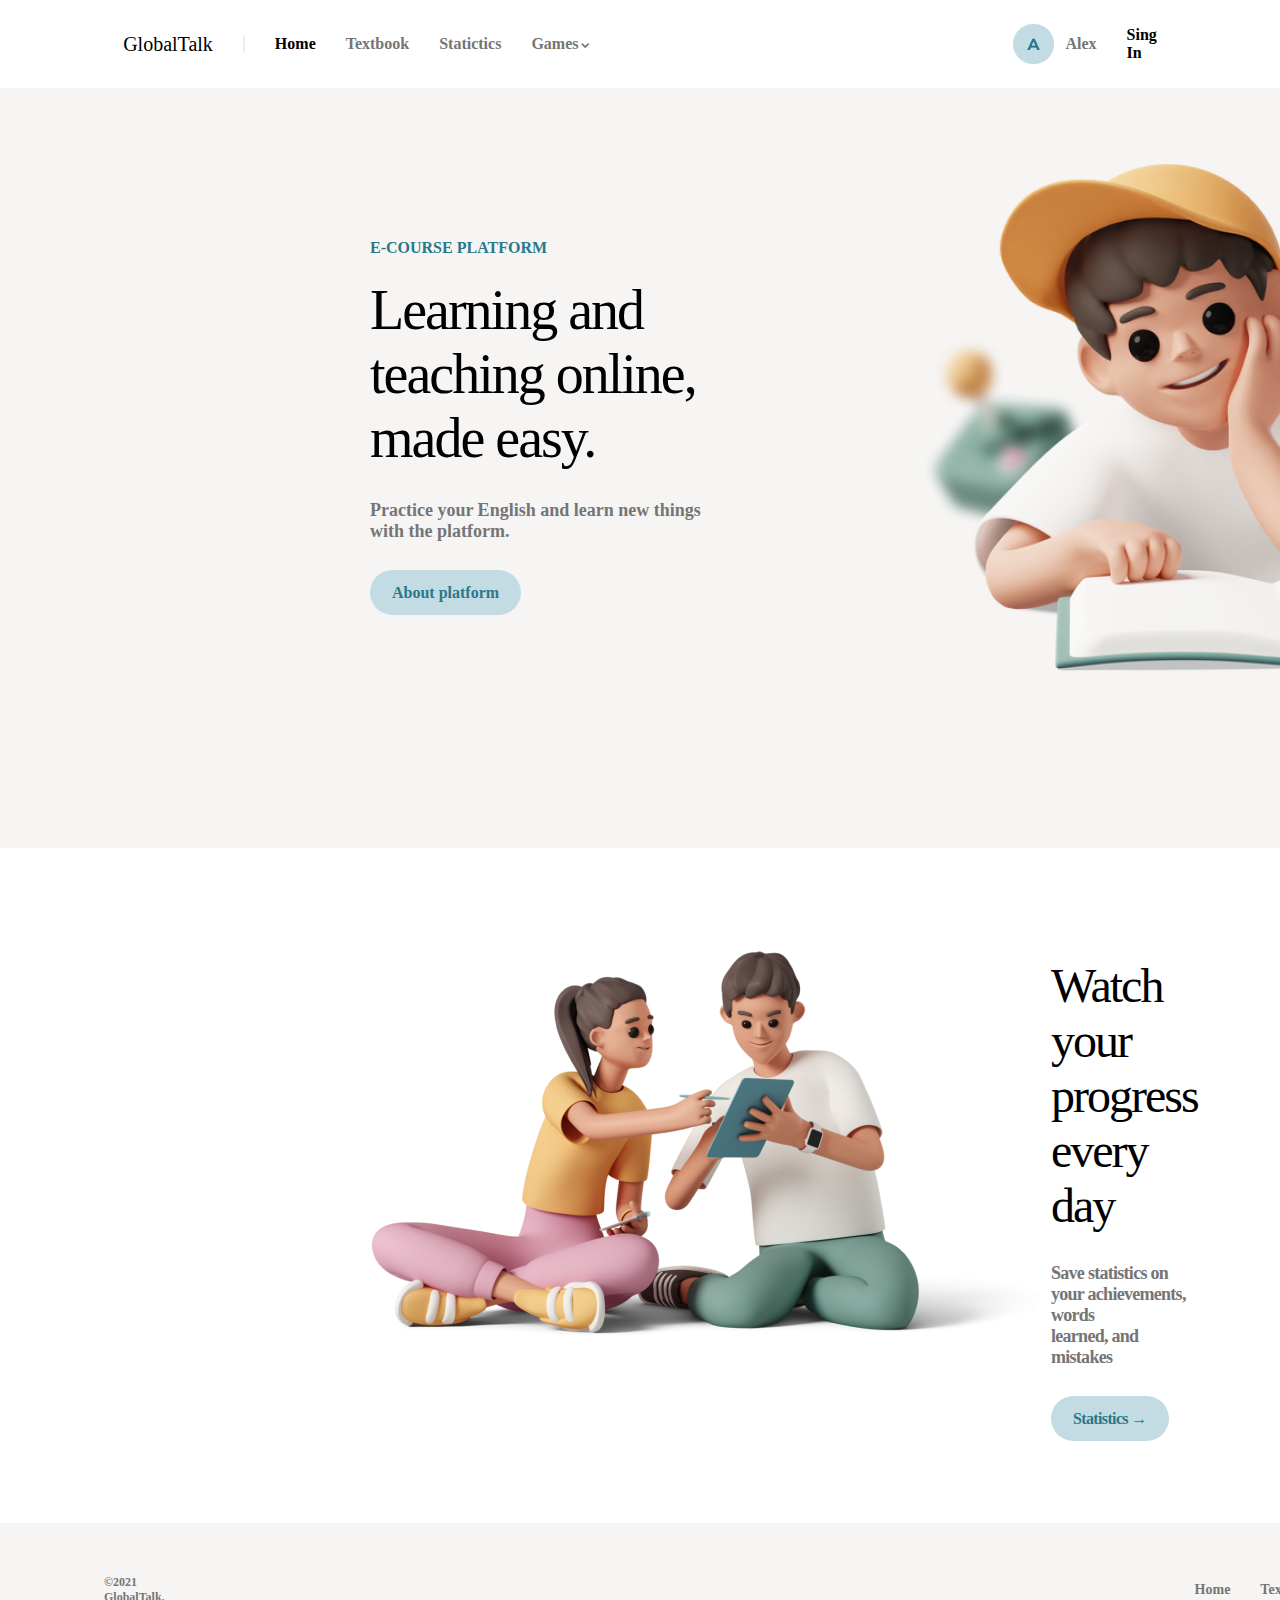
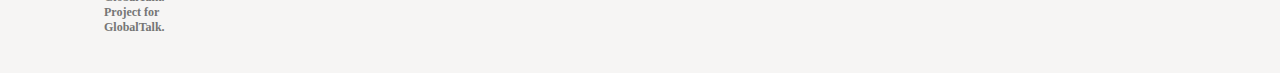
<file: index.html>
<!DOCTYPE html>
<html lang="en">
<head>
    <meta charset="UTF-8">
    <meta name="viewport" content="width=device-width, initial-scale=1.0">
    <link rel="stylesheet" href="./css/style.css">
    <link rel="stylesheet" href="./fonts/DelaGothicOne-Regular.ttf">
    <link rel="stylesheet" href="./fonts/Montserrat-VariableFont_wght.ttf">
    <title>GlobalTalk</title>
</head>
<body>
    <header>
        <div class="container">
            <div class="header-line">
                <div class="header-line-text">
                    <p class="header-logo-text">GlobalTalk</p>

                    <img src="./img/boarder.png" alt="header-b" class="header-b">

                    <a href="#" class="header-text-bold">Home</a>

                    <a href="#" class="header-text-light">Textbook</a>
                    <a href="#" class="header-text-light">Statictics</a>
                    <a href="#" class="header-text-light">Games</a>

                    <img src="./img/arrow-down.png" alt="header-arrow-down" class="header-arrow-down">

                </div>

                <div class="header-line-sing-in">
                    <img src="./img/Alex.png" alt="header-avatar" class="header-avatar">

                    <a href="#" class="header-text-light-alex">Alex</a>
                    <a href="./login.html" class="header-sing-in">Sing In</a>
                </div>
            </div>
        </div>
    </header>

    <main>
        <div class="main-box">
            <div class="container">
            
                <div class="main-text-box">
                    <p class="main-blue-text">E-COURSE PLATFORM</p>
                    <p class="main-bold-text">Learning and <br> teaching online, <br> made easy.</p>
                    <p class="main-light-text">Practice your English and learn new things <br> with the platform.</p>
                </div>

                <div class="main-button">
                    <a href="#" class="main-btn">About platform</a>
                </div>

                <div class="main-frame-box">
                    <img src="./img/main-frame.png" alt="main-frame" class="main-frame">
                </div>

            </div>
        </div>
    </main>

    <div class="main-2">
        <div class="container">

            <div class="main-2-box">
                <div class="main-2-frame-box">
                    <img src="./img/2-main-frame.png" alt="main-2-frame" class="main-2-frame">
                </div>

                <div class="main-2-text-box">
                    <p class="main-2-bold-text">Watch your <br> progress every <br> day</p>

                    <p class="main-2-light-text">Save statistics on your achievements, words <br> learned, and mistakes</p>

                    <div class="main-2-button">
                        <a href="" class="main-2-btn">Statistics →</a>
                    </div>

                </div>
            </div>
        </div>
    </div>

    <div class="bottom">
        <div class="bottom-container">
            <div class="bottom-text-line-1">
                <p class="bottom-copy-text">©2021 GlobalTalk. Project for GlobalTalk.</p>
            </div>

            <div class="bottom-text-line-2">
                <a href="#" class="bottom-text">Home</a>
                <a href="#" class="bottom-text">Textbook</a>
                <a href="#" class="bottom-text">Statictics</a>
                <a href="#" class="bottom-text">Sprint</a>
                <a href="#" class="bottom-text">Audio-calt</a>
            </div>
        </div>
    </div>
</body>
</html>
</file>
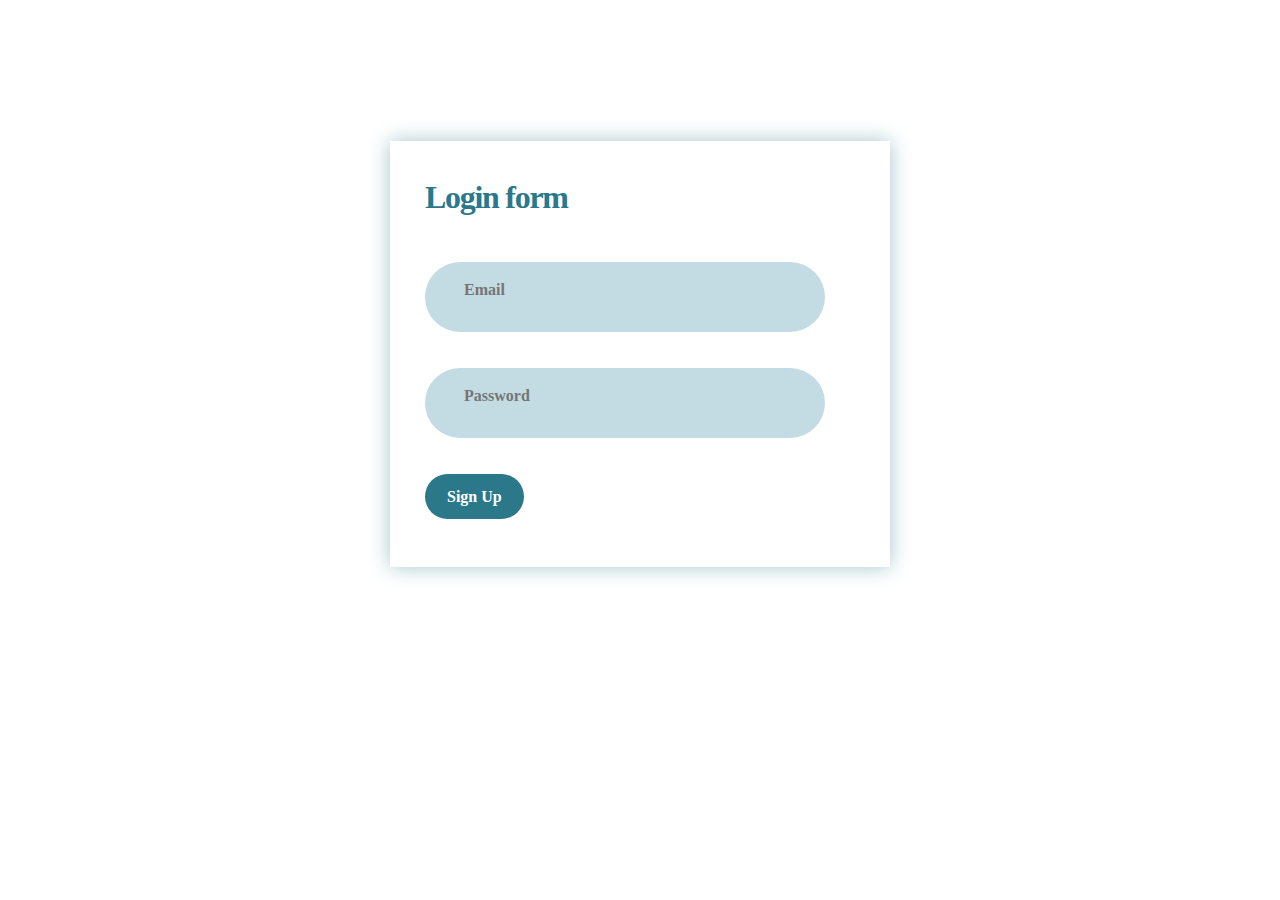
<file: login.html>
<!DOCTYPE html>
<html lang="en">
<head>
    <meta charset="UTF-8">
    <meta name="viewport" content="width=device-width, initial-scale=1.0">
    <link rel="stylesheet" href="./css/style.css">
    <link rel="stylesheet" href="./fonts/DelaGothicOne-Regular.ttf">
    <link rel="stylesheet" href="./fonts/Montserrat-VariableFont_wght.ttf">
    <title>Log In</title>
</head>
<body>
    <div class="login-box">
        <div class="login">
            <div class="log-in">
                <div class="login-container">
                    <p class="login-text">Login form</p>

                    <div class="login-input-box">
                        <input type="email" placeholder="Email" class="login-email">
                        <input type="password" placeholder="Password" class="login-pass">
                    </div>

                    <div class="login-btn">
                        <a href="#" class="login-btn-link">Sign Up</a>
                    </div>
                </div>
            </div>
        </div>
    </div>

</body>
</html>
</file>
<file: css/style.css>
*{
    margin: 0;
    text-decoration: none;
    box-sizing: border-box;
}

.container{
    padding: 0 370px;
}
.header-line{
    display: flex;
    align-items: center;
    justify-content: center;
    padding: 24px 0;
}
.header-line-text{
    display: flex;
    align-items: center;
}
.header-logo-text{
    color: #000;
    font-family: Dela Gothic One;
    font-size: 20px;
    font-weight: 400;
}
.header-b{
    margin-left: 30px;
}
.header-text-bold{
    color: #000;
    font-family: Montserrat;
    font-size: 16px;
    font-weight: 600;

    margin-left: 30px;
}
.header-text-light{
    color: #757575;
    font-family: Montserrat;
    font-size: 16px;
    font-weight: 600;

    margin-left: 30px;
}

.header-line-sing-in{
    display: flex;
    align-items: center;
    margin-left: 420px;
}
.header-text-light-alex{
    color: #757575;
    font-family: Montserrat;
    font-size: 16px;
    font-weight: 600;

    margin-left: 10px;
}
.header-sing-in{
    color: #000;
    font-family: Montserrat;
    font-size: 16px;
    font-weight: 700;

    margin-left: 30px;
}







.main-box{
    display: flex;
    background-color: #F6F5F4;
    height: 760px;
}
.main-text-box{
    padding-top: 151px;
}

.main-blue-text{
    color:#2B788B;
    font-family: Montserrat;
    font-size: 16px;
    font-weight: 700;
}

.main-bold-text{
    color:#000;
    font-family: Dela Gothic One;
    font-size: 56px;
    font-weight: 400;
    letter-spacing: -2px;

    margin-top: 21px;
}

.main-light-text{
    color:#757575;
    font-family: Montserrat;
    font-size: 18px;
    font-weight: 600;

    margin-top: 30px;
}
.main-button{
    margin-top: 42px;
}
.main-btn{
    color: #2B788B;
    font-family: Montserrat;
    font-size: 16px;
    font-weight: 700;

    padding: 14px 22px;
    background-color: #C3DCE3;
    border-radius: 100px;
}
.main-frame-box{
    position: absolute;
    left: 920px;
    bottom: 110px;
}




.main-2-box{
    display: flex;
}
.main-2-frame-box{
    padding-top: 95px;
}
.main-2-bold-text{
    color:#000;
    font-family: Dela Gothic One;
    font-size: 48px;
    font-weight: 400;
    letter-spacing: -2px;

    margin-top: 110px;
}
.main-2-light-text{
    color:#757575;
    font-family: Montserrat;
    font-size: 18px;
    font-weight: 600;
    letter-spacing: -0.72px;

    margin-top: 30px;
}

.main-2-button{
    margin-top: 42px;
}

.main-2-btn{
    color:#2B788B;
    font-family: Montserrat;
    font-size: 16px;
    font-weight: 700;
    letter-spacing: -0.64px;

    padding: 14px 22px;
    background-color: #C3DCE3;
    border-radius: 100px;
}





.bottom{
    background-color: #F6F5F4;
    margin-top: 95px;
}
.bottom-container{
    padding: 0 104px;
    display: flex;
    align-items: center;
}
.bottom-text-line-1{
    padding: 52px 0 38px 0;
}
.bottom-copy-text{
    color:#757575;
    font-family: Montserrat;
    font-size: 12px;
    font-weight: 600;
}

.bottom-text-line-2{
    display: flex;
    margin-left: 1000px;
}

.bottom-text{
    margin-left: 30px;
    color:#757575;
    font-family: Montserrat;
    font-size: 14px;
    font-weight: 600;
}



.login{
    display: flex;
    justify-content: center;
    margin-top: 11%;
}
.log-in{
    width: 500px;
    height: 426px;
    background-color: #ffffff;
    box-shadow: 0 0 20px #a4c7cf;
}
.login-container{
    padding: 38px 63px 34px 35px;
}
.login-text{
    color: #2B788B;
    font-family: Montserrat;
    font-size: 32px;
    font-weight: 700;
    letter-spacing: -1.28px;
}


.login-input-box{
    display: flex;
    flex-direction: column;
    margin-top: 46px;
}
.login-email{
    color: #2B788B;
    font-family: Montserrat;
    font-size: 16px;
    font-weight: 700;

    display: flex;
    width: 400px;
    height: 70px;
    padding: 20px 279px 34px 39px;
    align-items: center;
    flex-shrink: 0;
    border: none;

    padding: 20px 279px 34px 39px;
    border-radius: 100px;
    background-color: #C3DCE3;

    transition: box-shadow 0.1s linear;
}
.login-email:hover{
    box-shadow: 0 0 10px #a4c7cf;
}
.login-pass{
    color: #2B788B;
    font-family: Montserrat;
    font-size: 16px;
    font-weight: 700;

    display: flex;
    width: 400px;
    height: 70px;
    padding: 20px 279px 34px 39px;
    align-items: center;
    flex-shrink: 0;
    border: none;

    padding: 20px 279px 34px 39px;
    border-radius: 100px;
    background-color: #C3DCE3;

    margin-top: 36px;

    transition: box-shadow 0.1s linear;
}
.login-pass:hover{
    box-shadow: 0 0 10px #a4c7cf;
}

.login-btn{
    margin-top: 50px;
}
.login-btn-link{
    margin-top: 50px;
    color: #FFF;
    font-family: Montserrat;
    font-size: 16px;
    font-weight: 700;

    padding: 14px 22px;
    border-radius: 100px;
    background-color:#2B788B;

    transition: background-color 0.05s linear;
}

.login-btn-link:active{
    background-color:#153b44;
}
</file>
